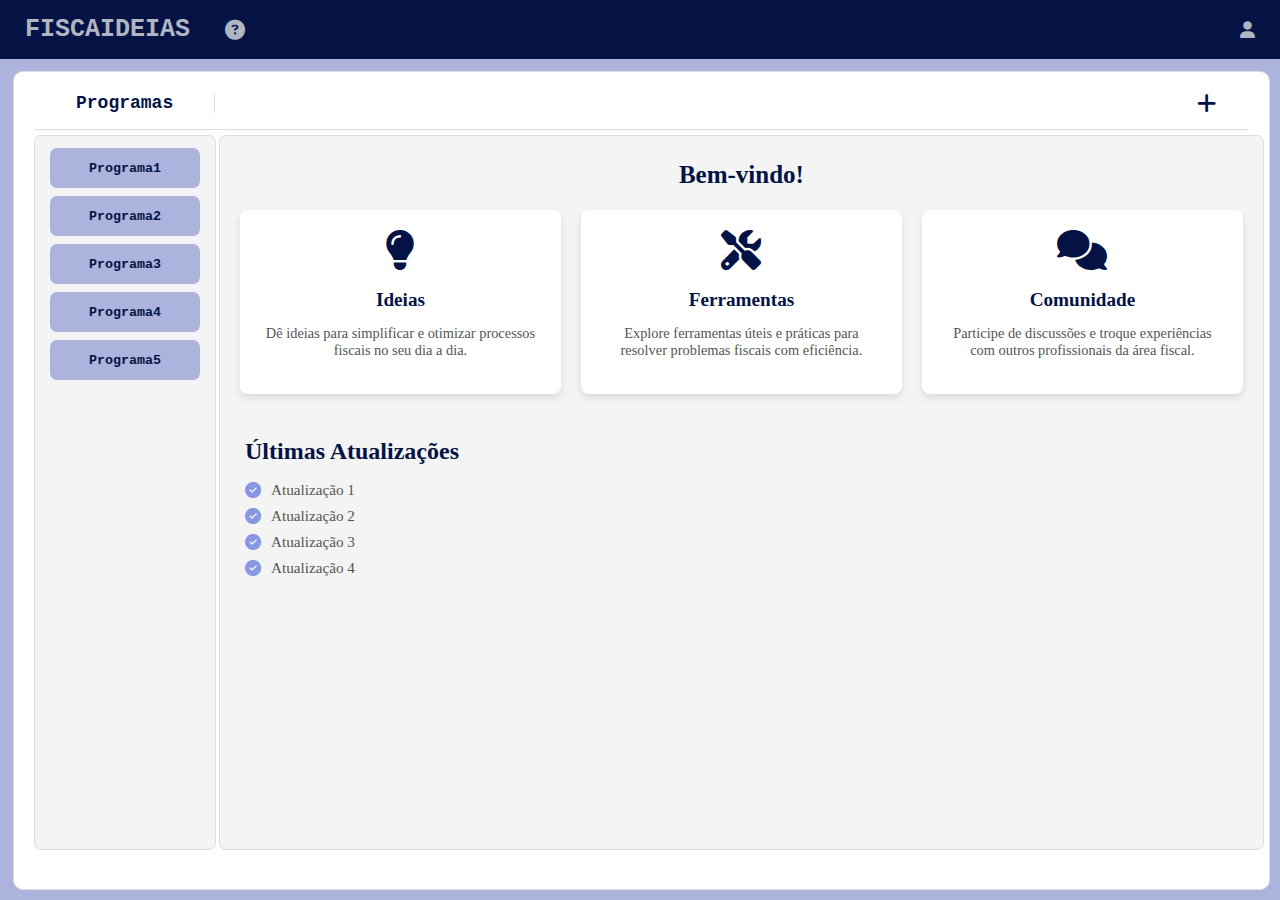
<file: Index.html>
<!DOCTYPE html>
<html lang="pt-BR">
<head>
  <meta charset="UTF-8">
  <meta name="viewport" content="width=device-width, initial-scale=1.0">
  <meta http-equiv="refresh" content="5"> <!--DURANTE DESENVOLVIMENTO-->
  <link rel="stylesheet" href="styles/Index.css">
  <link rel="stylesheet" href="https://cdnjs.cloudflare.com/ajax/libs/font-awesome/6.5.0/css/all.min.css">
  <title>FiscalDeias</title>
</head>
<body>
  <!--OS ESTILOS DE header ESTAO EM header.css-->
  <header class="header">
    <div class="logo">
      <a href="Index.html">FISCAIDEIAS</a>
      <i class="fa-solid fa-circle-question" id="header-circle-question"></i>
    </div>
    <a href="pages/Login.html"><i class="fa-solid fa-user"></i></a>
  </header>
  <div class="principal">
    <div class="principal-header">
      <span class="programas-texto">Programas</span>
      <i class="fas fa-plus add-icon" id="btn-adicionar-programa"></i>
    </div>
    <div class="content-left">
      <ul>
        <button> Programa1 </button>
        <button> Programa2 </button>
        <button> Programa3 </button>
        <button> Programa4 </button>
        <button> Programa5 </button>
      </ul>
    </div>
    <div class="content-rigth">
      <h2>Bem-vindo!</h2>
      <div class="cards-container">
        <div class="card">
          <i class="fas fa-lightbulb card-icon"></i>
          <h3 class="card-title">Ideias</h3>
          <p class="card-description">Dê ideias para simplificar e otimizar processos fiscais no seu dia a dia.</p>
        </div>
    
        <div class="card">
          <i class="fas fa-tools card-icon"></i>
          <h3 class="card-title">Ferramentas</h3>
          <p class="card-description">Explore ferramentas úteis e práticas para resolver problemas fiscais com eficiência.</p>
        </div>
    
        <div class="card">
          <i class="fas fa-comments card-icon"></i>
          <h3 class="card-title">Comunidade</h3>
          <p class="card-description">Participe de discussões e troque experiências com outros profissionais da área fiscal.</p>
        </div>
      </div>
      <div class="updates-section">
        <h3 class="updates-title">Últimas Atualizações</h3>
        <ul class="updates-list">
          <li><i class="fas fa-check-circle"></i> Atualização 1</li>
          <li><i class="fas fa-check-circle"></i> Atualização 2</li>
          <li><i class="fas fa-check-circle"></i> Atualização 3</li>
          <li><i class="fas fa-check-circle"></i> Atualização 4</li>
        </ul>
      </div>
    </div>
  </div>
  <!--OS ESTILOS DE block-moment-tolltip ESTAO EM header.css-->
  <div class="block-moment-tolltip"></div>
  <!--OS ESTILOS DE tolltip-header-question ESTAO EM header.css-->
  <div class="tolltip-header-question">
    Página dedicada ao time fiscal, ideal para sugestões de automações, ferramentas tecnológicas 
    e feedbacks de soluções existentes.
  </div>
  <script src="scripts/Index.js" type="module"></script>
</body>
</html>
</file>
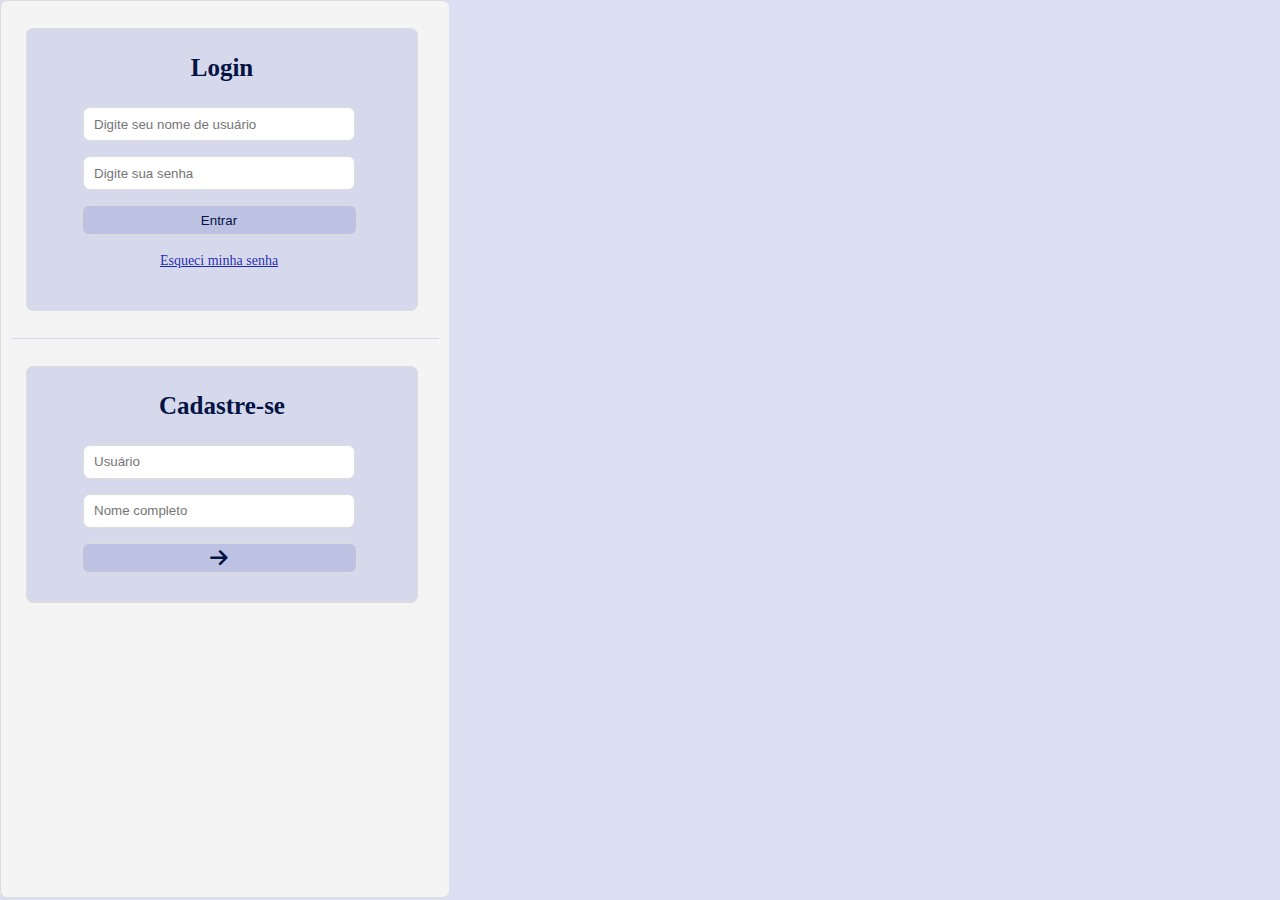
<file: pages/Login.html>
<!DOCTYPE html>
<html lang="pt-BR">
<head>
  <meta charset="UTF-8">
  <meta name="viewport" content="width=device-width, initial-scale=1.0">
  <meta http-equiv="refresh" content="600"> <!--DURANTE DESENVOLVIMENTO-->
  <link rel="stylesheet" href="../styles/Login/style.css">
  <link rel="stylesheet" href="https://cdnjs.cloudflare.com/ajax/libs/font-awesome/6.5.0/css/all.min.css">
  <title>Login</title>
</head>
<body>
  <!--OS ESTILOS DE background-body ESTAO EM body.css-->
  <div class="background-body"></div>
  <div class="content-left">
    <div class="content-login">
      <h2>Login</h2>
      <form id="LoginForm">
        <div class="form-group">
          <input type="text" id="username" placeholder="Digite seu nome de usuário" required>
        </div>
        <div class="form-group">
          <input type="password" id="password" placeholder="Digite sua senha" required>
        </div>
        <div class="form-group">
          <button type="submit" class="btn-login">Entrar</button>
          <p><a href="">Esqueci minha senha</a></p>
        </div>
      </form>
    </div>
    <hr>
    <div class="content-registro">
      <h2>Cadastre-se</h2>
      <form id="RegistroForm">
        <div class="form-group">
          <input type="text" id="usuario" placeholder="Usuário" required>
        </div>
        <div class="form-group">
          <input type="text" id="nome-completo" placeholder="Nome completo" required>
        </div>
        <div class="form-group">
          <button type="button" id="btn-exibir-resto" class="btn-exibir-resto">
            <i id="setinhabtn" class="fa-solid fa-arrow-right"></i>
          </button>
        </div>
    </div>
  </div>
  <div class="resto-content-left">
    <div class="resto-content-registro">
        <div class="form-group">
          <input type="text" id="email" placeholder="Email" required>
        </div>
        <div class="form-group">
          <input type="text" id="senha" placeholder="Senha" required>
        </div>
        <div class="form-group">
          <input type="text" id="cornfirmar-senha" placeholder="Confirme sua senha" required>
        </div>
        <div class="form-group">
          <button type="submit" class="btn-cadastro">Enviar</button>
        </div>
      </form>
    </div>
  </div>
  <script src="../scripts/Login/script.js" type="module"></script>
</body>
</html>
</file>
<file: styles/Index.css>
@import url('Index/style.css');
</file>
<file: styles/Login/style.css>
@import url('body.css');
@import url('content-left.css');
@import url('resto-content-left.css');
</file>
